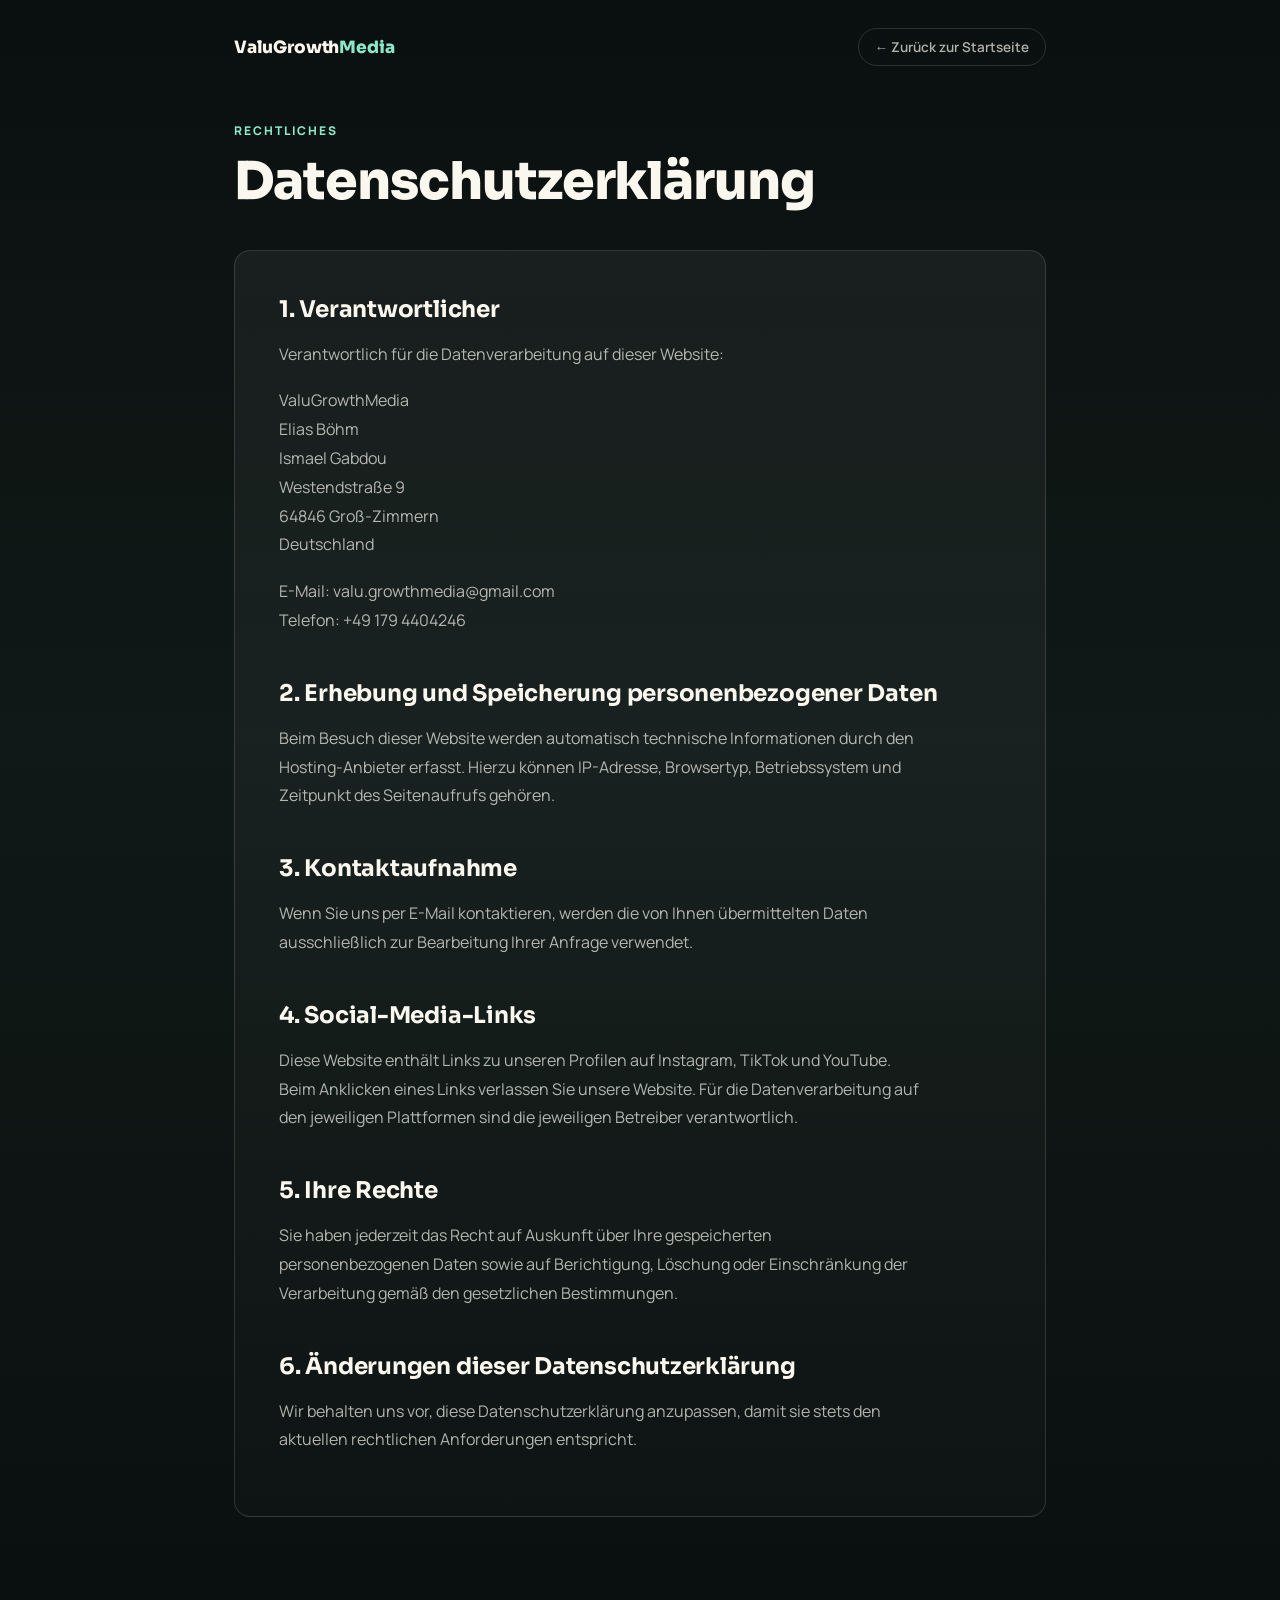
<file: Website Für Valu/datenschutz.html>
<!DOCTYPE html>
<html lang="de">
<head>
<meta charset="UTF-8">
<meta name="viewport" content="width=device-width, initial-scale=1.0">

<title>Datenschutz — ValuGrowthMedia</title>
<meta name="description" content="Datenschutzerklärung von ValuGrowthMedia.">
<meta name="robots" content="noindex, follow">
<meta name="theme-color" content="#0a100f">
<link rel="icon" href="Bilder/logo.png" type="image/png">

<link rel="preload" href="fonts/sora-latin.woff2" as="font" type="font/woff2" crossorigin>
<link rel="stylesheet" href="fonts/fonts.css">

<style>
* {
  margin: 0;
  padding: 0;
  box-sizing: border-box;
}

:root {
  --ink: #07110f;
  --obsidian: #0a100f;
  --ivory: #faf7ef;
  --muted: rgba(250,247,239,0.7);
  --line: rgba(250,247,239,0.14);
  --mint: #8ce7c6;
}

html {
  scroll-behavior: smooth;
}

body {
  background:
    linear-gradient(180deg, #0a100f 0%, #101917 46%, #0a100f 100%);
  color: var(--ivory);
  font-family: 'Manrope', Arial, sans-serif;
  min-height: 100vh;
  -webkit-font-smoothing: antialiased;
  overflow-wrap: break-word;
}

::selection {
  background: rgba(140,231,198,0.85);
  color: var(--ink);
}

.topbar {
  display: flex;
  align-items: center;
  justify-content: space-between;
  gap: 16px;
  max-width: 860px;
  margin: 0 auto;
  padding: 28px 24px 0;
}

.wordmark {
  font-family: 'Sora', 'Manrope', Arial, sans-serif;
  font-size: 17px;
  font-weight: 800;
  letter-spacing: -0.01em;
  color: var(--ivory);
  text-decoration: none;
  white-space: nowrap;
}

.wordmark em {
  font-style: normal;
  color: var(--mint);
}

.back-link {
  display: inline-flex;
  align-items: center;
  gap: 8px;
  min-height: 38px;
  padding: 0 16px;
  border: 1px solid var(--line);
  border-radius: 999px;
  color: var(--muted);
  font-size: 13.5px;
  font-weight: 600;
  text-decoration: none;
  transition: color 0.2s ease, border-color 0.2s ease, background 0.2s ease;
}

.back-link:hover {
  color: var(--ivory);
  border-color: rgba(140,231,198,0.4);
  background: rgba(140,231,198,0.08);
}

.container {
  max-width: 860px;
  margin: 0 auto;
  padding: 56px 24px 96px;
}

.kicker {
  display: block;
  color: var(--mint);
  font-size: 12px;
  font-weight: 800;
  letter-spacing: 0.16em;
  text-transform: uppercase;
  margin-bottom: 16px;
}

h1 {
  font-family: 'Sora', 'Manrope', Arial, sans-serif;
  font-size: clamp(34px, 6vw, 52px);
  font-weight: 800;
  letter-spacing: -0.02em;
  line-height: 1.05;
  margin-bottom: 40px;
  hyphens: auto;
}

h2 {
  font-family: 'Sora', 'Manrope', Arial, sans-serif;
  font-size: clamp(19px, 2.4vw, 23px);
  font-weight: 700;
  letter-spacing: -0.01em;
  margin: 44px 0 16px;
}

h2:first-of-type {
  margin-top: 0;
}

p {
  color: var(--muted);
  font-size: 16px;
  line-height: 1.8;
  margin-bottom: 18px;
  max-width: 640px;
}

a {
  color: var(--mint);
}

.card {
  border: 1px solid var(--line);
  border-radius: 16px;
  background: linear-gradient(180deg, rgba(255,255,255,0.05), rgba(255,255,255,0.015));
  padding: clamp(24px, 4.5vw, 44px);
}
</style>
</head>

<body>

<div class="topbar">
  <a class="wordmark" href="index.html" aria-label="ValuGrowthMedia Startseite">ValuGrowth<em>Media</em></a>
  <a href="index.html" class="back-link">← Zurück zur Startseite</a>
</div>

<div class="container">

<span class="kicker">Rechtliches</span>
<h1>Datenschutz&shy;erklärung</h1>

<div class="card">

<h2>1. Verantwortlicher</h2>

<p>
Verantwortlich für die Datenverarbeitung auf dieser Website:
</p>

<p>
ValuGrowthMedia<br>
Elias Böhm<br>
Ismael Gabdou<br>
Westendstraße 9<br>
64846 Groß-Zimmern<br>
Deutschland
</p>

<p>
E-Mail: valu.growthmedia@gmail.com<br>
Telefon: +49 179 4404246
</p>

<h2>2. Erhebung und Speicherung personenbezogener Daten</h2>

<p>
Beim Besuch dieser Website werden automatisch technische Informationen durch den Hosting-Anbieter erfasst. Hierzu können IP-Adresse, Browsertyp, Betriebssystem und Zeitpunkt des Seitenaufrufs gehören.
</p>

<h2>3. Kontaktaufnahme</h2>

<p>
Wenn Sie uns per E-Mail kontaktieren, werden die von Ihnen übermittelten Daten ausschließlich zur Bearbeitung Ihrer Anfrage verwendet.
</p>

<h2>4. Social-Media-Links</h2>

<p>
Diese Website enthält Links zu unseren Profilen auf Instagram, TikTok und YouTube. Beim Anklicken eines Links verlassen Sie unsere Website. Für die Datenverarbeitung auf den jeweiligen Plattformen sind die jeweiligen Betreiber verantwortlich.
</p>

<h2>5. Ihre Rechte</h2>

<p>
Sie haben jederzeit das Recht auf Auskunft über Ihre gespeicherten personenbezogenen Daten sowie auf Berichtigung, Löschung oder Einschränkung der Verarbeitung gemäß den gesetzlichen Bestimmungen.
</p>

<h2>6. Änderungen dieser Datenschutzerklärung</h2>

<p>
Wir behalten uns vor, diese Datenschutzerklärung anzupassen, damit sie stets den aktuellen rechtlichen Anforderungen entspricht.
</p>

</div>

</div>

</body>
</html>
</file>
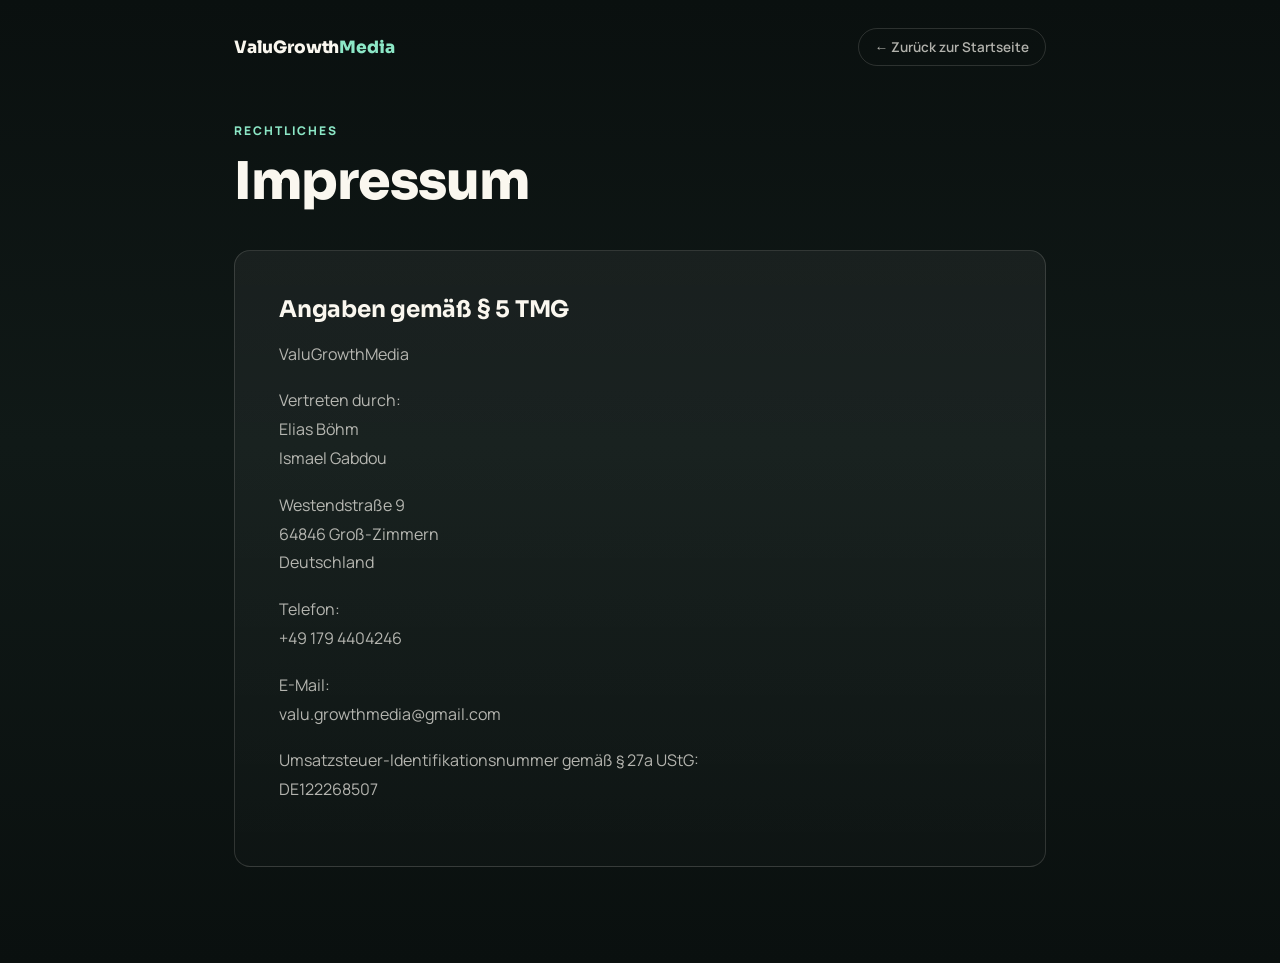
<file: Website Für Valu/impressum.html>
<!DOCTYPE html>
<html lang="de">
<head>
<meta charset="UTF-8">
<meta name="viewport" content="width=device-width, initial-scale=1.0">

<title>Impressum — ValuGrowthMedia</title>
<meta name="description" content="Impressum von ValuGrowthMedia.">
<meta name="robots" content="noindex, follow">
<meta name="theme-color" content="#0a100f">
<link rel="icon" href="Bilder/logo.png" type="image/png">

<link rel="preload" href="fonts/sora-latin.woff2" as="font" type="font/woff2" crossorigin>
<link rel="stylesheet" href="fonts/fonts.css">

<style>
* {
  margin: 0;
  padding: 0;
  box-sizing: border-box;
}

:root {
  --ink: #07110f;
  --obsidian: #0a100f;
  --ivory: #faf7ef;
  --muted: rgba(250,247,239,0.7);
  --line: rgba(250,247,239,0.14);
  --mint: #8ce7c6;
}

html {
  scroll-behavior: smooth;
}

body {
  background:
    linear-gradient(180deg, #0a100f 0%, #101917 46%, #0a100f 100%);
  color: var(--ivory);
  font-family: 'Manrope', Arial, sans-serif;
  min-height: 100vh;
  -webkit-font-smoothing: antialiased;
  overflow-wrap: break-word;
}

::selection {
  background: rgba(140,231,198,0.85);
  color: var(--ink);
}

.topbar {
  display: flex;
  align-items: center;
  justify-content: space-between;
  gap: 16px;
  max-width: 860px;
  margin: 0 auto;
  padding: 28px 24px 0;
}

.wordmark {
  font-family: 'Sora', 'Manrope', Arial, sans-serif;
  font-size: 17px;
  font-weight: 800;
  letter-spacing: -0.01em;
  color: var(--ivory);
  text-decoration: none;
  white-space: nowrap;
}

.wordmark em {
  font-style: normal;
  color: var(--mint);
}

.back-link {
  display: inline-flex;
  align-items: center;
  gap: 8px;
  min-height: 38px;
  padding: 0 16px;
  border: 1px solid var(--line);
  border-radius: 999px;
  color: var(--muted);
  font-size: 13.5px;
  font-weight: 600;
  text-decoration: none;
  transition: color 0.2s ease, border-color 0.2s ease, background 0.2s ease;
}

.back-link:hover {
  color: var(--ivory);
  border-color: rgba(140,231,198,0.4);
  background: rgba(140,231,198,0.08);
}

.container {
  max-width: 860px;
  margin: 0 auto;
  padding: 56px 24px 96px;
}

.kicker {
  display: block;
  color: var(--mint);
  font-size: 12px;
  font-weight: 800;
  letter-spacing: 0.16em;
  text-transform: uppercase;
  margin-bottom: 16px;
}

h1 {
  font-family: 'Sora', 'Manrope', Arial, sans-serif;
  font-size: clamp(34px, 6vw, 52px);
  font-weight: 800;
  letter-spacing: -0.02em;
  line-height: 1.05;
  margin-bottom: 40px;
  hyphens: auto;
}

h2 {
  font-family: 'Sora', 'Manrope', Arial, sans-serif;
  font-size: clamp(19px, 2.4vw, 23px);
  font-weight: 700;
  letter-spacing: -0.01em;
  margin: 44px 0 16px;
}

h2:first-of-type {
  margin-top: 0;
}

p {
  color: var(--muted);
  font-size: 16px;
  line-height: 1.8;
  margin-bottom: 18px;
  max-width: 640px;
}

a {
  color: var(--mint);
}

.card {
  border: 1px solid var(--line);
  border-radius: 16px;
  background: linear-gradient(180deg, rgba(255,255,255,0.05), rgba(255,255,255,0.015));
  padding: clamp(24px, 4.5vw, 44px);
}
</style>
</head>

<body>

<div class="topbar">
  <a class="wordmark" href="index.html" aria-label="ValuGrowthMedia Startseite">ValuGrowth<em>Media</em></a>
  <a href="index.html" class="back-link">← Zurück zur Startseite</a>
</div>

<div class="container">

<span class="kicker">Rechtliches</span>
<h1>Impressum</h1>

<div class="card">

<h2>Angaben gemäß § 5 TMG</h2>

<p>
ValuGrowthMedia
</p>

<p>
Vertreten durch:<br>
Elias Böhm<br>
Ismael Gabdou
</p>

<p>
Westendstraße 9<br>
64846 Groß-Zimmern<br>
Deutschland
</p>

<p>
Telefon:<br>
+49 179 4404246
</p>

<p>
E-Mail:<br>
valu.growthmedia@gmail.com
</p>

<p>
Umsatzsteuer-Identifikationsnummer gemäß § 27a UStG:<br>
DE122268507
</p>

</div>

</div>

</body>
</html>
</file>
<file: Website Für Valu/fonts/fonts.css>
/* Lokal gehostete Fonts (DSGVO-konform, kein Google-Server-Kontakt).
   Manrope & Sora als Variable Fonts, Subsets latin + latin-ext. */

@font-face {
  font-family: 'Manrope';
  font-style: normal;
  font-weight: 200 800;
  font-display: swap;
  src: url('manrope-latin-ext.woff2') format('woff2');
  unicode-range: U+0100-02BA, U+02BD-02C5, U+02C7-02CC, U+02CE-02D7, U+02DD-02FF, U+0304, U+0308, U+0329, U+1D00-1DBF, U+1E00-1E9F, U+1EF2-1EFF, U+2020, U+20A0-20AB, U+20AD-20C0, U+2113, U+2C60-2C7F, U+A720-A7FF;
}

@font-face {
  font-family: 'Manrope';
  font-style: normal;
  font-weight: 200 800;
  font-display: swap;
  src: url('manrope-latin.woff2') format('woff2');
  unicode-range: U+0000-00FF, U+0131, U+0152-0153, U+02BB-02BC, U+02C6, U+02DA, U+02DC, U+0304, U+0308, U+0329, U+2000-206F, U+20AC, U+2122, U+2191, U+2193, U+2212, U+2215, U+FEFF, U+FFFD;
}

@font-face {
  font-family: 'Sora';
  font-style: normal;
  font-weight: 100 800;
  font-display: swap;
  src: url('sora-latin-ext.woff2') format('woff2');
  unicode-range: U+0100-02BA, U+02BD-02C5, U+02C7-02CC, U+02CE-02D7, U+02DD-02FF, U+0304, U+0308, U+0329, U+1D00-1DBF, U+1E00-1E9F, U+1EF2-1EFF, U+2020, U+20A0-20AB, U+20AD-20C0, U+2113, U+2C60-2C7F, U+A720-A7FF;
}

@font-face {
  font-family: 'Sora';
  font-style: normal;
  font-weight: 100 800;
  font-display: swap;
  src: url('sora-latin.woff2') format('woff2');
  unicode-range: U+0000-00FF, U+0131, U+0152-0153, U+02BB-02BC, U+02C6, U+02DA, U+02DC, U+0304, U+0308, U+0329, U+2000-206F, U+20AC, U+2122, U+2191, U+2193, U+2212, U+2215, U+FEFF, U+FFFD;
}
</file>
